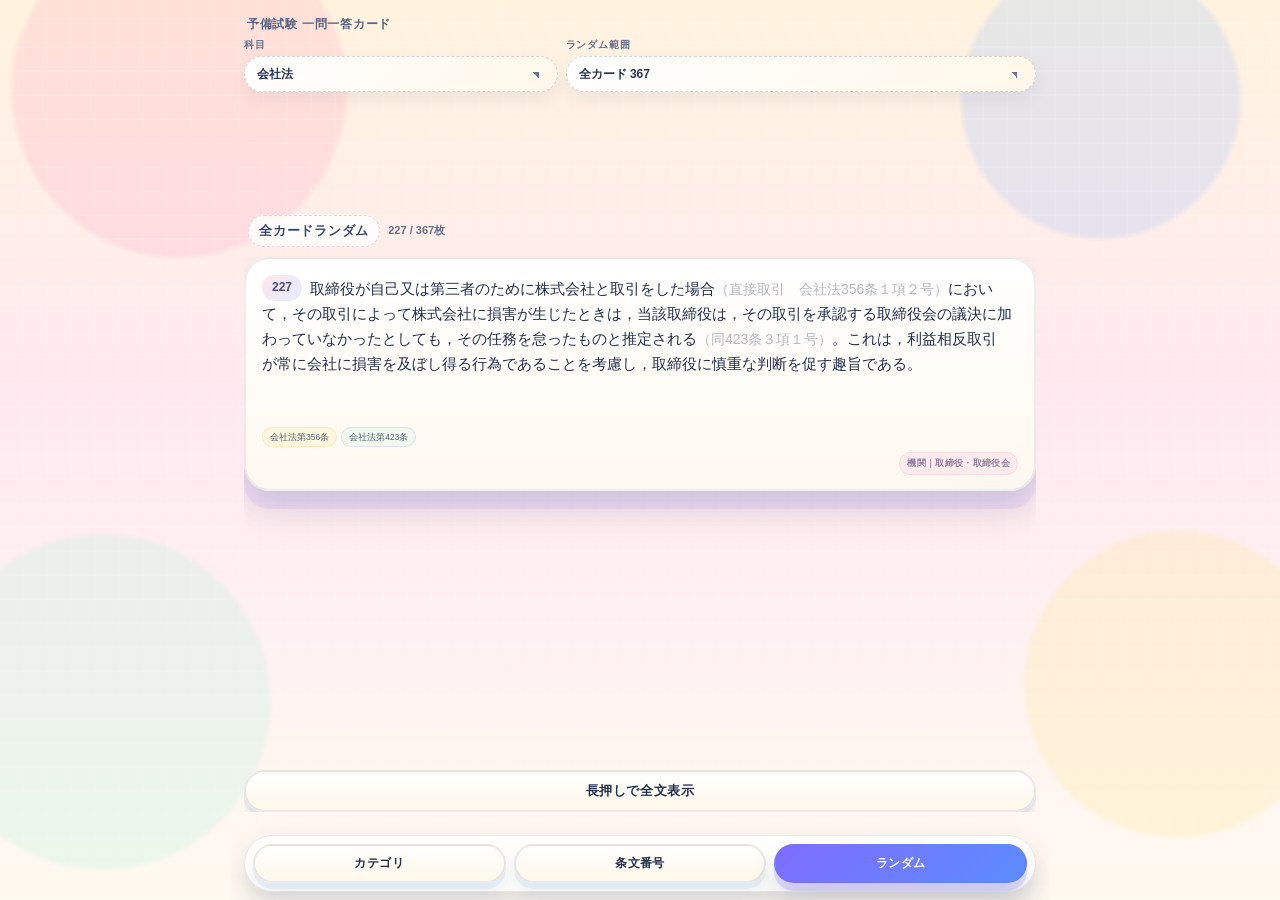
<file: index.html>
<!doctype html>
<html lang="ja">
<head>
<meta charset="utf-8">
<meta name="viewport" content="width=device-width,initial-scale=1,viewport-fit=cover">
<title>予備試験 一問一答カード</title>
<link rel="stylesheet" href="style.css">

<link rel="icon" href="assets/icon.svg" type="image/svg+xml">
<link rel="apple-touch-icon" href="assets/apple-touch-icon.svg">
<link rel="manifest" href="manifest.webmanifest">
<meta name="theme-color" content="#7f6cff">
</head>
<body>
<div class="app">
  <header>
    <div class="topbar"><p class="tinyTitle">予備試験 一問一答カード</p></div>
    <div class="selectRow">
      <label class="selectBox">科目<select id="subjectSelect"></select></label>
      <label class="selectBox"><span id="filterLabel">条文番号</span><select id="categorySelect"></select></label>
    </div>
  </header>
  <div class="miniPlayerSlot" aria-hidden="true"><div class="miniPlayerFrame"></div></div>
  <main id="categoryView"></main>
  <main id="randomView" hidden>
    <div class="randomWrap">
      <div class="sectionHead pagerHead randomSpacer" aria-hidden="true"><h2>ランダム</h2><span class="count">&nbsp;</span></div>
      <article id="randomCard" class="randomCard" role="button" aria-label="ランダムカードを読み上げる" tabindex="0"></article>
      <div class="controls">
        <button id="shrinkBtnRandom" class="mini shrinkBtn" type="button">長押しで全文表示</button>
      </div>
    </div>
  </main>
  <nav class="bottomNav" aria-label="表示モード切替">
    <button id="categoryBtn" type="button">カテゴリ</button>
    <button id="articleBtn" type="button">条文番号</button>
    <button id="randomBtn" class="active" type="button">ランダム</button>
  </nav>
</div>
<script>window.CARD_FILES = ["cards/company.json", "cards/minso.json", "cards/minso_oral.json", "cards/minso_records.json", "cards/minso_evidence.json", "cards/minso_benron.json", "cards/minso_procedure.json"];</script>
<script src="app.js" type="module"></script>
<script>
(() => {
  const openRandom = () => document.getElementById('randomBtn')?.click();
  window.addEventListener('load', () => {
    openRandom();
    setTimeout(openRandom, 80);
    setTimeout(openRandom, 260);
  }, { once: true });

  let sx = 0;
  let sy = 0;
  let st = 0;
  document.addEventListener('touchstart', event => {
    if (!document.getElementById('randomBtn')?.classList.contains('active')) return;
    const t = event.changedTouches && event.changedTouches[0];
    if (!t) return;
    sx = t.clientX;
    sy = t.clientY;
    st = Date.now();
  }, { capture: true, passive: true });

  document.addEventListener('touchend', event => {
    if (!document.getElementById('randomBtn')?.classList.contains('active')) return;
    const stage = event.target && event.target.closest && event.target.closest('#pagerStage');
    if (!stage) return;
    const t = event.changedTouches && event.changedTouches[0];
    if (!t) return;
    const dx = t.clientX - sx;
    const dy = t.clientY - sy;
    const dt = Math.max(Date.now() - st, 1);
    const absX = Math.abs(dx);
    const absY = Math.abs(dy);
    const dist = Math.max(absX, absY);
    const velocity = dist / dt;
    const isSwipe = dist >= 26 && (dt <= 300 || velocity >= 0.2);
    if (isSwipe && absY >= absX * 0.72) {
      event.preventDefault();
      event.stopImmediatePropagation();
      openRandom();
    }
  }, { capture: true, passive: false });
})();
</script>
</body>
</html>
</file>
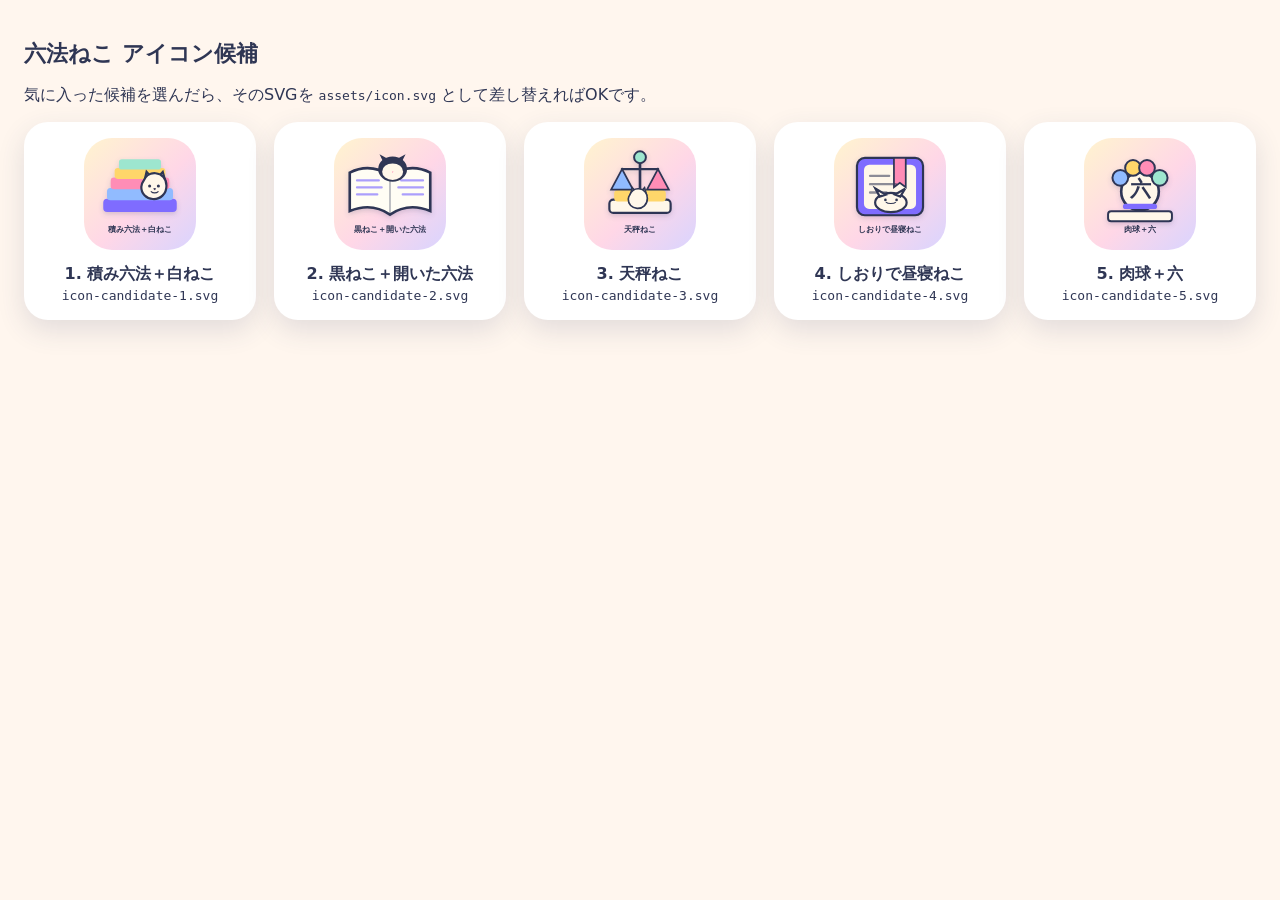
<file: icon-candidates.html>
<!doctype html><html lang="ja"><head><meta charset="utf-8"><meta name="viewport" content="width=device-width,initial-scale=1"><title>アイコン候補</title><style>
body{font-family:system-ui,sans-serif;background:#fff6ee;color:#2f3654;margin:0;padding:24px}h1{font-size:22px}.grid{display:grid;grid-template-columns:repeat(auto-fit,minmax(150px,1fr));gap:18px}.card{background:white;border-radius:24px;padding:16px;box-shadow:0 10px 28px rgba(47,63,103,.14);text-align:center}.card img{width:112px;height:112px;border-radius:28px}.card b{display:block;margin-top:10px}
</style></head><body><h1>六法ねこ アイコン候補</h1><p>気に入った候補を選んだら、そのSVGを <code>assets/icon.svg</code> として差し替えればOKです。</p><div class="grid">
<div class="card"><img src="assets/icon-candidate-1.svg" alt="candidate 1"><b>1. 積み六法＋白ねこ</b><code>icon-candidate-1.svg</code></div>
<div class="card"><img src="assets/icon-candidate-2.svg" alt="candidate 2"><b>2. 黒ねこ＋開いた六法</b><code>icon-candidate-2.svg</code></div>
<div class="card"><img src="assets/icon-candidate-3.svg" alt="candidate 3"><b>3. 天秤ねこ</b><code>icon-candidate-3.svg</code></div>
<div class="card"><img src="assets/icon-candidate-4.svg" alt="candidate 4"><b>4. しおりで昼寝ねこ</b><code>icon-candidate-4.svg</code></div>
<div class="card"><img src="assets/icon-candidate-5.svg" alt="candidate 5"><b>5. 肉球＋六</b><code>icon-candidate-5.svg</code></div>
</div></body></html>
</file>
<file: style.css>
:root {
    --player-slot:clamp(88px, 12svh, 128px);
    --player-gap:10px;
    --ink:#23304e; --muted:#65708c; --pink:#ff8db6; --mint:#a9f1da; --yellow:#ffe17a; --blue:#91bbff; --purple:#7f6cff;
    --shadow:0 18px 0 rgba(127,108,255,.11), 0 18px 34px rgba(47,63,103,.18); --radius:26px;
  }
  * { box-sizing:border-box; -webkit-tap-highlight-color:transparent; }
  button, .card, .pagerCard, .randomCard, .cardBody, .randomBody {
    -webkit-user-select:none;
    user-select:none;
    -webkit-touch-callout:none;
  }
  html,body { margin:0; min-height:100%; height:100%; overflow:hidden; -webkit-text-size-adjust:100%; text-size-adjust:100%; }
  body {
    font-family:"Avenir Next","Hiragino Maru Gothic ProN","Hiragino Sans","Yu Gothic UI","Yu Gothic",Meiryo,sans-serif;
    color:var(--ink);
    background:
      radial-gradient(circle at 14% 10%, rgba(255,141,182,.18) 0 12%, transparent 12.5%),
      radial-gradient(circle at 86% 11%, rgba(145,187,255,.22) 0 10%, transparent 10.5%),
      radial-gradient(circle at 8% 78%, rgba(169,241,218,.22) 0 12%, transparent 12.5%),
      radial-gradient(circle at 92% 76%, rgba(255,225,122,.20) 0 11%, transparent 11.5%),
      linear-gradient(180deg, #fff3de 0%, #ffe9f1 45%, #fffaf0 100%);
    overflow-x:hidden; overscroll-behavior:none; height:100svh;
  }
  body::before {
    content:""; position:fixed; inset:0; pointer-events:none; z-index:-1; opacity:.5;
    background:
      linear-gradient(transparent 0 22px, rgba(255,255,255,.40) 22px 24px),
      linear-gradient(90deg, transparent 0 22px, rgba(255,255,255,.32) 22px 24px);
    background-size:24px 24px;
    mask-image:linear-gradient(to bottom, rgba(0,0,0,.95), rgba(0,0,0,.35));
  }
  .app { max-width:820px; margin:0 auto; padding:14px 14px calc(88px + env(safe-area-inset-bottom)); height:100svh; display:flex; flex-direction:column; overflow:hidden; position:relative; }
  header { padding:2px 0 0; flex:0 0 auto; }
  main { flex:1 1 auto; min-height:0; overflow:hidden; padding-top:var(--player-slot); }
  .topbar { display:flex; align-items:center; justify-content:space-between; gap:10px; margin-bottom:5px; }
  .tinyTitle { font-size:12px; color:#586585; font-weight:900; letter-spacing:.06em; margin:0 0 0 3px; }
  .toolbar { display:grid; grid-template-columns:1fr 1fr 1fr; gap:8px; margin:8px 0 10px; }

  .bottomNav {
    position:absolute;
    left:14px; right:14px; bottom:calc(8px + env(safe-area-inset-bottom));
    display:grid; grid-template-columns:1fr 1fr 1fr; gap:8px;
    padding:8px;
    border-radius:999px;
    background:rgba(255,255,255,.76);
    border:1px solid rgba(35,48,78,.10);
    backdrop-filter:blur(14px);
    box-shadow:0 12px 28px rgba(47,63,103,.16);
    z-index:30;
  }
  .bottomNav button { padding:9px 7px; font-size:12px; min-width:0; }

  button { appearance:none; border:2px solid rgba(35,48,78,.10); border-radius:999px; padding:11px 14px; background:linear-gradient(180deg, rgba(255,255,255,.96), rgba(255,247,233,.96)); color:var(--ink); font-weight:800; letter-spacing:.04em; cursor:pointer; box-shadow:0 6px 0 rgba(145,187,255,.16), 0 12px 18px rgba(44,58,93,.08); }
  button:active { transform:translateY(2px); box-shadow:0 3px 0 rgba(145,187,255,.16), 0 7px 12px rgba(44,58,93,.08); }
  button.active { background:linear-gradient(135deg, var(--purple), #5b8cff); color:white; border-color:transparent; box-shadow:0 8px 0 rgba(127,108,255,.22), 0 18px 26px rgba(57,74,121,.16); }
  
  
  .miniPlayerSlot {
    display:none;
    height:var(--player-slot);
    margin-bottom:var(--player-gap);
  }
  .hasMiniPlayer .miniPlayerSlot {
    display:block;
    flex:0 0 auto;
  }
  .miniPlayerFrame {
    width:100%;
    height:100%;
    border-radius:28px;
    overflow:hidden;
    background:rgba(255,255,255,.72);
    box-shadow:0 18px 30px rgba(47,63,103,.14);
  }

  .selectRow {
    display:grid;
    grid-template-columns:0.9fr 1.35fr;
    gap:8px;
    margin:5px 0 4px;
  }
  .selectBox {
    display:flex;
    flex-direction:column;
    gap:4px;
    font-size:10px;
    font-weight:900;
    letter-spacing:.08em;
    color:#667190;
  }
  .selectBox select {
    width:100%;
    appearance:none;
    border:1px dashed rgba(35,48,78,.18);
    border-radius:999px;
    padding:10px 32px 10px 12px;
    color:#2b3657;
    background:
      linear-gradient(45deg, transparent 50%, #69749a 50%) calc(100% - 18px) 54% / 6px 6px no-repeat,
      linear-gradient(135deg, #fff, #fff7e9);
    font-size:12px;
    font-weight:900;
    box-shadow:0 7px 16px rgba(47,63,103,.08);
  }

  .chips { display:flex; overflow:auto; gap:7px; padding:0 0 2px; scrollbar-width:none; }
  .chips::-webkit-scrollbar { display:none; }
  .chip { flex:0 0 auto; text-decoration:none; white-space:nowrap; font-size:11px; font-weight:800; color:#475372; padding:7px 10px; border-radius:999px; border:1px dashed rgba(35,48,78,.18); background:rgba(255,255,255,.84); }
  .section { margin:18px 0 26px; scroll-margin-top:10px; }
  .sectionHead { display:flex; align-items:center; gap:8px; margin:0 4px 10px; flex-wrap:wrap; }
  .sectionHead h2 { margin:0; font-size:13px; letter-spacing:.06em; font-weight:900; color:#3a4670; padding:6px 10px; border-radius:999px; background:rgba(255,255,255,.84); border:1px dashed rgba(35,48,78,.16); }
  .count { color:var(--muted); font-size:11px; font-weight:900; }
  .cards { display:grid; gap:13px; }
  .card { position:relative; padding:16px 16px 14px; border-radius:var(--radius); background:linear-gradient(180deg, rgba(255,255,255,.97), rgba(255,248,239,.97)); border:2px solid rgba(35,48,78,.08); box-shadow:var(--shadow); line-height:1.83; font-size:16px; transition:transform .18s ease, box-shadow .18s ease; }
  .card::after { content:""; position:absolute; inset:auto 10px 8px auto; width:64px; height:12px; border-radius:999px; background:rgba(169,241,218,.18); filter:blur(12px); }
  .card:active { transform:translateY(2px) scale(.992); box-shadow:0 10px 0 rgba(127,108,255,.10), 0 14px 20px rgba(47,63,103,.12); }
  .num { display:inline-flex; align-items:center; justify-content:center; min-width:38px; height:26px; margin-right:8px; padding:0 10px; border-radius:999px; background:linear-gradient(135deg, rgba(255,141,182,.22), rgba(145,187,255,.26)); color:#4a4d88; font-size:12px; font-weight:900; vertical-align:2px; }
  .paren { color:rgba(35,48,78,.34); font-size:.93em; }
  
  .tagDock {
    margin-top:auto;
    padding-top:8px;
    display:flex;
    flex-direction:column;
    gap:5px;
    flex:0 0 auto;
    opacity:.86;
  }
  .tagDock .refs, .tagDock .randomRefs {
    display:flex;
    flex-wrap:wrap;
    gap:4px;
    margin-top:0;
  }
  .tagDock .refLabel { display:none; }
  .tagDock .ref {
    font-size:8.5px;
    line-height:1.25;
    padding:4px 7px;
    border-radius:999px;
  }
  .tagDock .metaRow {
    margin-top:0;
    justify-content:flex-end;
  }
  .tagDock .mark {
    font-size:8.5px;
    padding:3px 7px;
    opacity:.86;
  }
  .is-shrunk .tagDock,
  .is-shrunk .refs,
  .is-shrunk .randomRefs,
  .is-shrunk .metaRow,
  .is-shrunk .randomCat {
    display:none !important;
  }

  .is-shrunk .tagDock { display:none !important; }
  .is-shrunk .cardBody,
  .is-shrunk .randomBody {
    flex:1 1 auto !important;
    max-height:100% !important;
  }

  .metaRow { display:flex; align-items:center; justify-content:space-between; gap:10px; margin-top:12px; flex-wrap:wrap; }
  .mark { display:inline-flex; align-items:center; gap:6px; font-size:10px; color:#6b5184; background:rgba(255,208,225,.48); border:1px solid rgba(255,141,182,.24); border-radius:999px; padding:4px 9px; font-weight:900; letter-spacing:.04em; }
  .refs { display:flex; flex-wrap:wrap; gap:7px; margin-top:10px; }
  .refLabel { width:100%; font-size:10px; font-weight:900; letter-spacing:.08em; color:#677395; margin-bottom:-1px; }
  .ref { display:inline-flex; align-items:center; font-size:11px; line-height:1.35; padding:6px 9px; border-radius:14px; background:rgba(145,187,255,.15); color:#345; border:1px solid rgba(145,187,255,.24); }
  .ref:nth-child(3n+2) { background:rgba(255,225,122,.22); border-color:rgba(255,179,107,.25); }
  .ref:nth-child(3n) { background:rgba(169,241,218,.20); border-color:rgba(127,108,255,.18); }
  .randomWrap { height:100%; display:flex; flex-direction:column; justify-content:flex-start; gap:8px; min-height:0; overflow:hidden; padding-top:6px; }
  .randomCard {
    position:relative;
    min-height:0;
    max-height:100%;
    flex:1 1 auto;
    overflow:hidden;
    display:flex;
    flex-direction:column;
    justify-content:flex-start;
    padding:24px 20px 18px;
    border-radius:34px;
    background:linear-gradient(180deg, rgba(255,255,255,.98), rgba(255,244,230,.98));
    border:2px solid rgba(35,48,78,.10);
    box-shadow:0 12px 0 rgba(255,141,182,.12), 0 18px 34px rgba(47,63,103,.16);
    font-size:clamp(15px,4.0vw,19px);
    line-height: 1.68;
    touch-action:pan-y;
    transition:transform .22s cubic-bezier(.2,.8,.2,1), opacity .18s ease;
  }
  .randomCard.fly { transform:translateY(-112%) rotate(-2deg); opacity:0; }
  .randomCard.enter { transform:translateY(28%) rotate(2deg); opacity:.35; }
  .randomMeta { margin-bottom:12px; display:flex; justify-content:space-between; align-items:center; gap:10px; font-size:11px; color:var(--muted); font-weight:900; letter-spacing:.06em; }
  .randomCat { color:#4e4a86; background:rgba(255,208,225,.5); border:1px solid rgba(255,141,182,.22); border-radius:999px; padding:6px 10px; }
  .randomRefs { display:flex; flex-wrap:wrap; gap:7px; margin-top:16px; }
  .hint { display:none !important; }
  .controls { display:grid; grid-template-columns:1fr; gap:8px; flex:0 0 auto; margin-top:0; }
  .mini { font-size:12px; padding:10px 12px; }
  .shrinkBtn { font-size:13px; padding:10px 14px; }
  .is-shrunk .pagerCard, .is-shrunk .randomCard { font-size:clamp(13px,3.4vw,16px) !important; line-height:1.52 !important; }
  .is-shrunk .cardBody, .is-shrunk .randomBody { padding-bottom:20px; }
  .is-shrunk .randomBody .num,
  .is-shrunk .cardBody .num,
  .is-shrunk .num {
    transform:none !important;
    min-width:38px !important;
    height:26px !important;
    font-size:12px !important;
    line-height:26px !important;
    padding:0 10px !important;
    vertical-align:2px !important;
  }
  .playing { outline:3px solid rgba(127,108,255,.26); outline-offset:4px; }
  .is-shrunk .refs,
  .is-shrunk .randomRefs,
  .is-shrunk .metaRow,
  .is-shrunk .randomCat,
  .is-shrunk .tagDock { display:none !important; }
  .is-shrunk .ref { padding:6px 10px; font-size:12px; }
  .chip.active { background:linear-gradient(135deg, var(--purple), #5b8cff); color:#fff; border-color:transparent; }
  .pagerWrap { height:100%; display:flex; flex-direction:column; justify-content:flex-start; gap:8px; min-height:0; overflow:hidden; padding-top:6px; }
  .pagerHead { margin-bottom:2px; }

  .randomSpacer {
    visibility:hidden;
    pointer-events:none;
  }

  .pagerStage { position:relative; flex:1 1 auto; min-height:0; display:flex; align-items:flex-start; overflow:hidden; }
  .pagerCard {
    min-height:0;
    width:100%;
    flex:1 1 auto;
    max-height:100%;
    display:flex;
    flex-direction:column;
    overflow:hidden;
    font-size:clamp(15px,4.0vw,19px);
    line-height: 1.68;
    touch-action:pan-y;
  }
  .pagerCard.slide-next { animation:pagerNext .22s ease; }
  .pagerCard.slide-prev { animation:pagerPrev .22s ease; }
  @keyframes pagerNext { from { transform:translateY(30px); opacity:.45; } to { transform:translateY(0); opacity:1; } }
  @keyframes pagerPrev { from { transform:translateY(-30px); opacity:.45; } to { transform:translateY(0); opacity:1; } }
.cardBody, .randomBody {
    transition:padding .12s ease;
    flex:1 1 auto;
    min-height:0;
    max-height:100%;
    overflow-y:auto;
    overflow-x:hidden;
    overscroll-behavior:contain;
    -webkit-overflow-scrolling:touch;
    scroll-behavior:smooth;
    padding-right:6px;
    padding-bottom:42px;
    touch-action:pan-y;
  }
  .cardBody::-webkit-scrollbar, .randomBody::-webkit-scrollbar { width:6px; }
  .cardBody::-webkit-scrollbar-track, .randomBody::-webkit-scrollbar-track {
    background:rgba(255,255,255,.32);
    border-radius:999px;
  }
  .cardBody::-webkit-scrollbar-thumb, .randomBody::-webkit-scrollbar-thumb {
    background:rgba(127,108,255,.36);
    border-radius:999px;
    border:2px solid rgba(255,255,255,.56);
  }
  @media (min-width:720px) { .cards { grid-template-columns:1fr 1fr; } .card { font-size:15px; } }

/* Player-safe layout: expanded Edge/mini-player mode.
   This intentionally reserves vertical space above cards so the expanded player does not cover card text. */
@supports (height: 100svh) {
  body { min-height:100svh; }
}
@media (max-height: 720px) {
  :root { --player-slot:clamp(68px, 10svh, 104px); }
  .pagerCard, .randomCard {
    font-size:clamp(14px,3.7vw,18px);
    line-height:1.58;
  }
  .shrinkBtn { padding:9px 12px; }
  .bottomNav button { padding:8px 6px; }
}
@media (min-height: 820px) {
  :root { --player-slot:clamp(96px, 12.5svh, 140px); }
}
</file>
